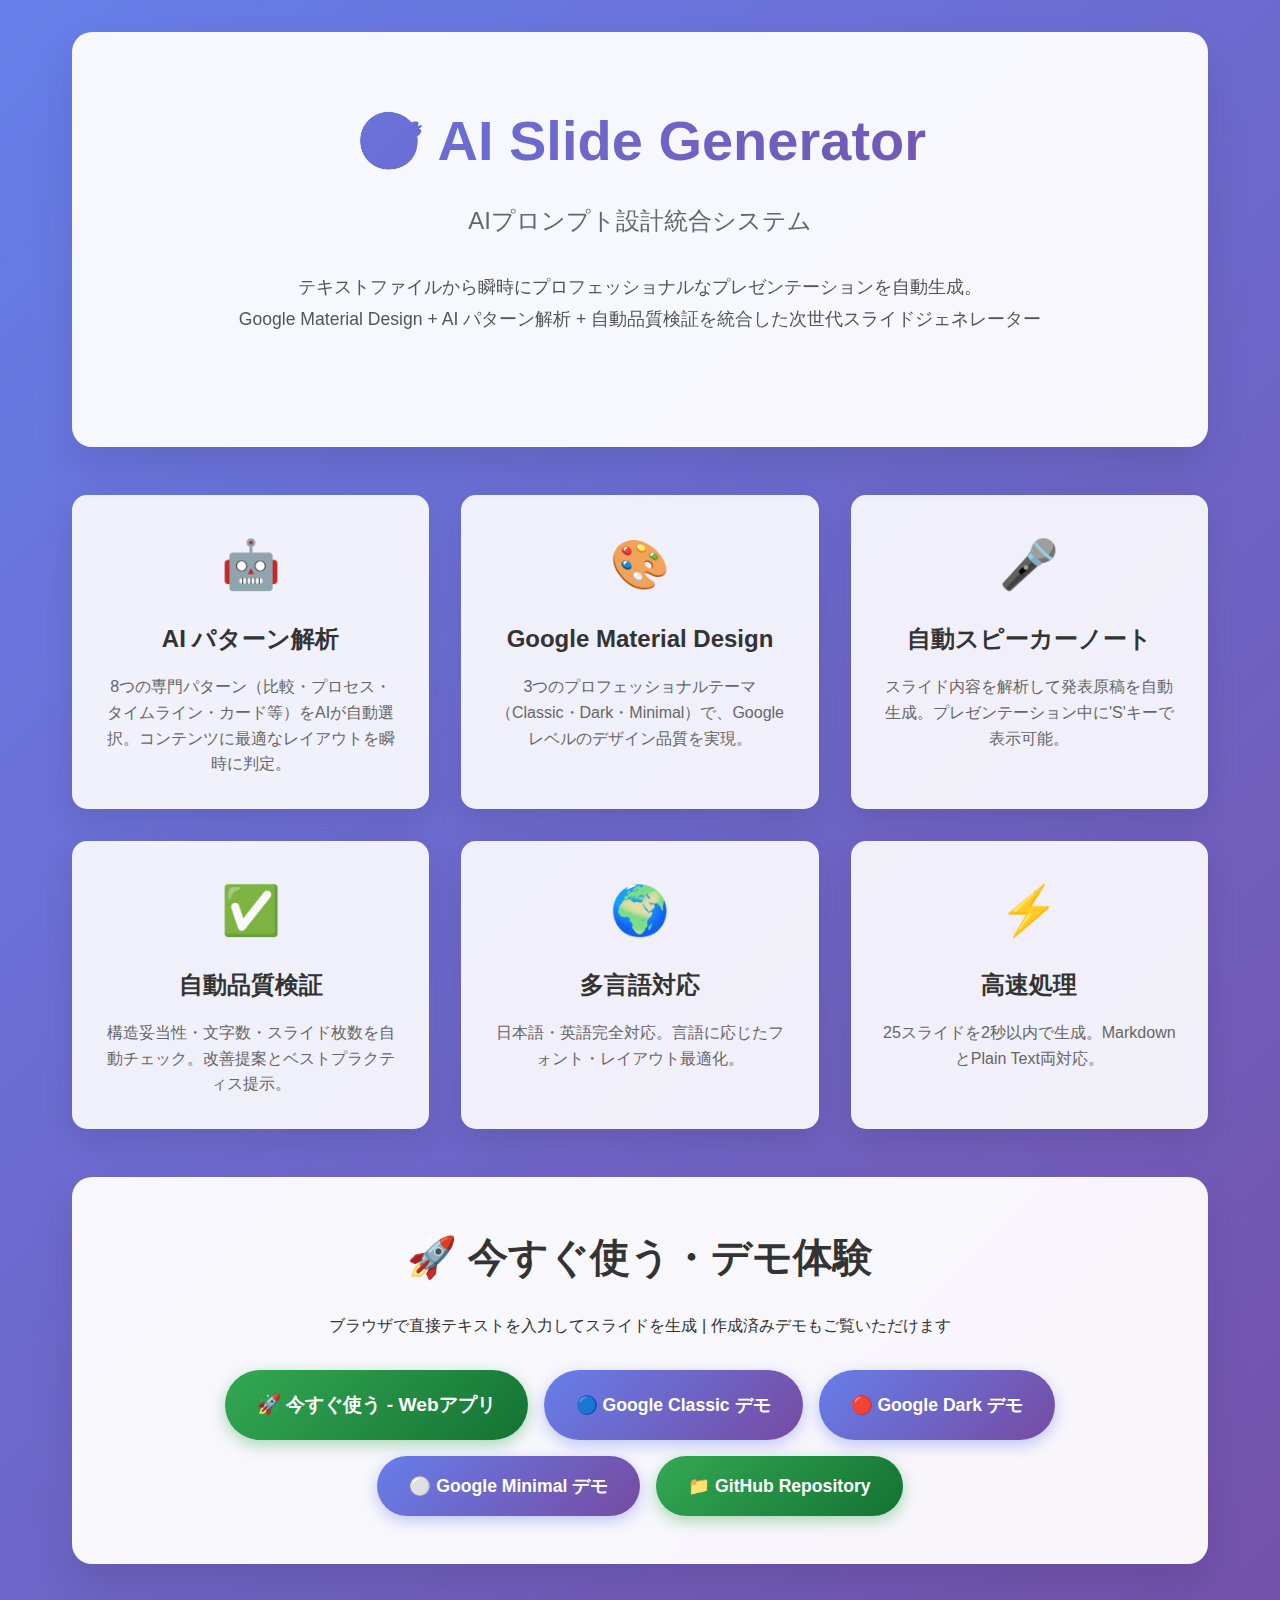
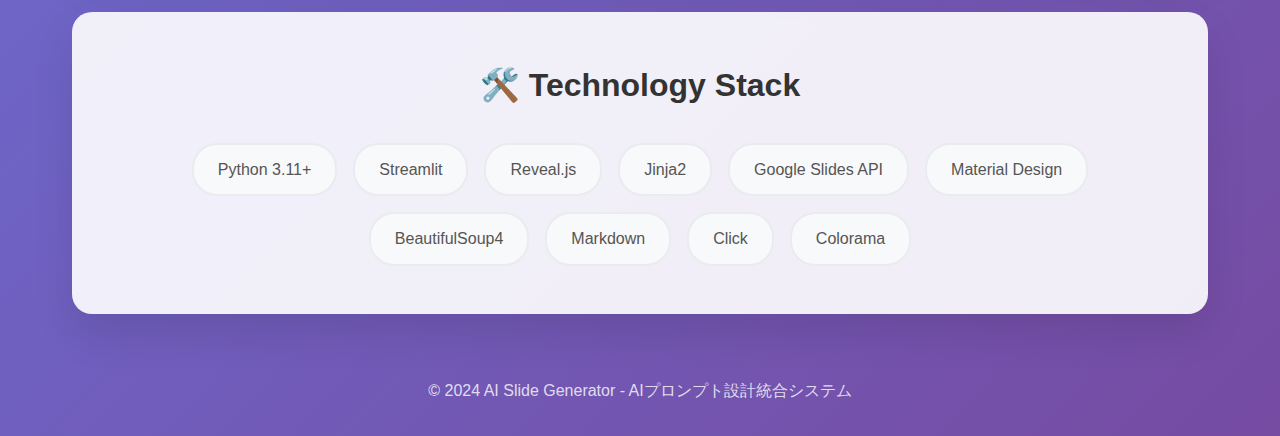
<file: index.html>
<!DOCTYPE html>
<html>
<head>
    <meta charset="UTF-8">
    <meta http-equiv="refresh" content="0; url=docs/index.html">
    <title>AI Slide Generator - Redirecting...</title>
</head>
<body>
    <p>Redirecting to <a href="docs/index.html">AI Slide Generator</a>...</p>
    <script>
        window.location.href = "docs/index.html";
    </script>
</body>
</html>
</file>
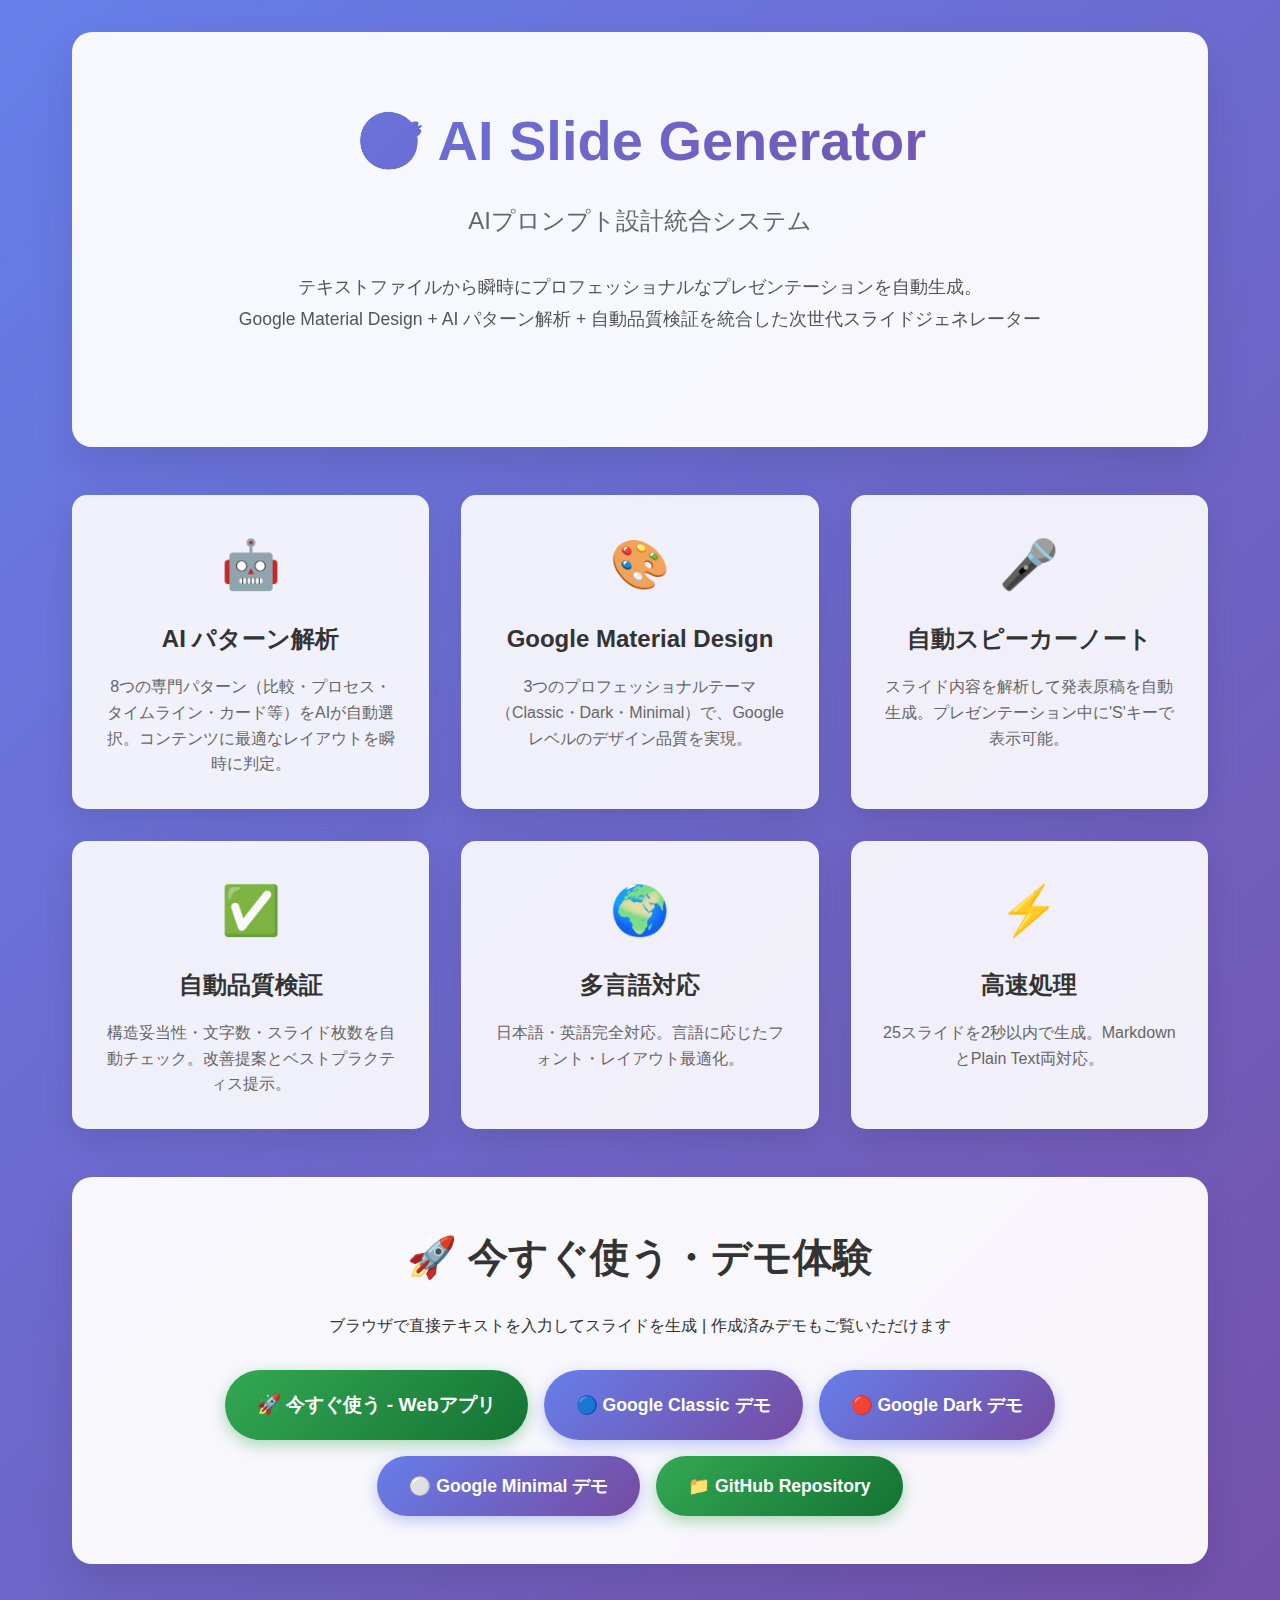
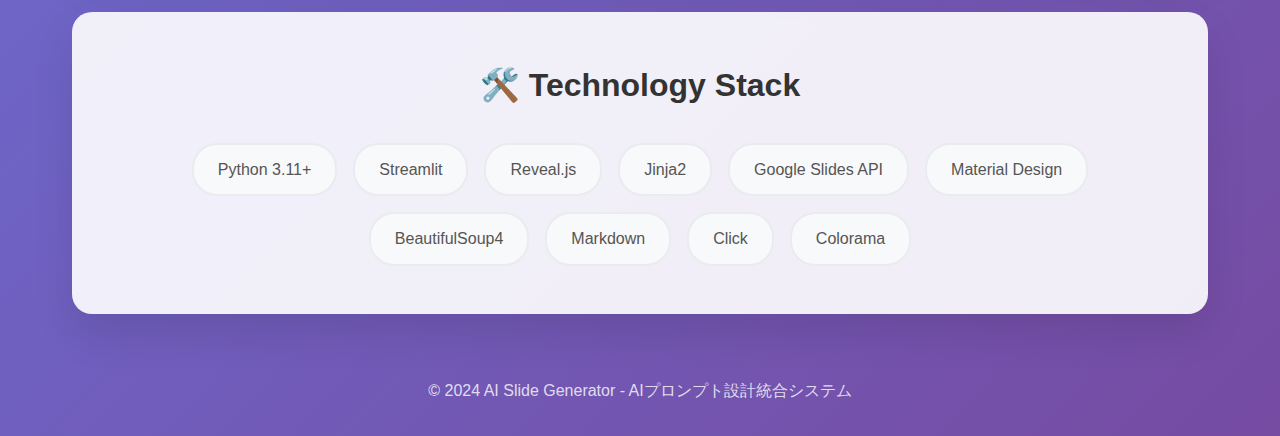
<file: docs/index.html>
<!DOCTYPE html>
<html lang="ja">
<head>
    <meta charset="UTF-8">
    <meta name="viewport" content="width=device-width, initial-scale=1.0">
    <title>AI Slide Generator - AIプロンプト設計統合</title>
    <style>
        * {
            margin: 0;
            padding: 0;
            box-sizing: border-box;
        }
        
        body {
            font-family: 'Google Sans', 'Roboto', -apple-system, BlinkMacSystemFont, sans-serif;
            line-height: 1.6;
            color: #333;
            background: linear-gradient(135deg, #667eea 0%, #764ba2 100%);
            min-height: 100vh;
        }
        
        .container {
            max-width: 1200px;
            margin: 0 auto;
            padding: 2rem;
        }
        
        .hero {
            text-align: center;
            background: rgba(255, 255, 255, 0.95);
            border-radius: 20px;
            padding: 4rem 2rem;
            margin-bottom: 3rem;
            box-shadow: 0 20px 40px rgba(0, 0, 0, 0.1);
            backdrop-filter: blur(10px);
        }
        
        .hero h1 {
            font-size: 3.5rem;
            font-weight: 700;
            margin-bottom: 1rem;
            background: linear-gradient(135deg, #667eea, #764ba2);
            -webkit-background-clip: text;
            -webkit-text-fill-color: transparent;
            background-clip: text;
        }
        
        .hero .subtitle {
            font-size: 1.5rem;
            color: #666;
            margin-bottom: 2rem;
            font-weight: 300;
        }
        
        .hero .description {
            font-size: 1.1rem;
            color: #555;
            margin-bottom: 3rem;
            line-height: 1.8;
        }
        
        .features {
            display: grid;
            grid-template-columns: repeat(auto-fit, minmax(300px, 1fr));
            gap: 2rem;
            margin-bottom: 3rem;
        }
        
        .feature {
            background: rgba(255, 255, 255, 0.9);
            padding: 2rem;
            border-radius: 15px;
            text-align: center;
            box-shadow: 0 10px 30px rgba(0, 0, 0, 0.1);
            transition: transform 0.3s ease, box-shadow 0.3s ease;
        }
        
        .feature:hover {
            transform: translateY(-5px);
            box-shadow: 0 20px 40px rgba(0, 0, 0, 0.15);
        }
        
        .feature .icon {
            font-size: 3rem;
            margin-bottom: 1rem;
        }
        
        .feature h3 {
            font-size: 1.5rem;
            margin-bottom: 1rem;
            color: #333;
        }
        
        .feature p {
            color: #666;
            line-height: 1.6;
        }
        
        .demo-section {
            background: rgba(255, 255, 255, 0.95);
            padding: 3rem;
            border-radius: 20px;
            text-align: center;
            box-shadow: 0 20px 40px rgba(0, 0, 0, 0.1);
            margin-bottom: 3rem;
        }
        
        .demo-section h2 {
            font-size: 2.5rem;
            margin-bottom: 1.5rem;
            color: #333;
        }
        
        .demo-buttons {
            display: flex;
            flex-wrap: wrap;
            gap: 1rem;
            justify-content: center;
            margin-top: 2rem;
        }
        
        .btn {
            display: inline-flex;
            align-items: center;
            padding: 1rem 2rem;
            background: linear-gradient(135deg, #667eea, #764ba2);
            color: white;
            text-decoration: none;
            border-radius: 50px;
            font-weight: 600;
            font-size: 1.1rem;
            transition: all 0.3s ease;
            box-shadow: 0 5px 15px rgba(102, 126, 234, 0.4);
        }
        
        .btn:hover {
            transform: translateY(-3px);
            box-shadow: 0 10px 25px rgba(102, 126, 234, 0.6);
        }
        
        .btn.secondary {
            background: linear-gradient(135deg, #34a853, #137333);
            box-shadow: 0 5px 15px rgba(52, 168, 83, 0.4);
        }
        
        .btn.secondary:hover {
            box-shadow: 0 10px 25px rgba(52, 168, 83, 0.6);
        }
        
        .tech-stack {
            background: rgba(255, 255, 255, 0.9);
            padding: 3rem;
            border-radius: 20px;
            text-align: center;
            box-shadow: 0 20px 40px rgba(0, 0, 0, 0.1);
        }
        
        .tech-stack h2 {
            font-size: 2rem;
            margin-bottom: 2rem;
            color: #333;
        }
        
        .tech-grid {
            display: flex;
            flex-wrap: wrap;
            gap: 1rem;
            justify-content: center;
        }
        
        .tech-item {
            background: #f8f9fa;
            padding: 0.75rem 1.5rem;
            border-radius: 25px;
            font-weight: 500;
            color: #555;
            border: 2px solid #e9ecef;
            transition: all 0.3s ease;
        }
        
        .tech-item:hover {
            background: #667eea;
            color: white;
            border-color: #667eea;
            transform: translateY(-2px);
        }
        
        .footer {
            text-align: center;
            padding: 2rem;
            color: rgba(255, 255, 255, 0.8);
        }
        
        @media (max-width: 768px) {
            .hero h1 {
                font-size: 2.5rem;
            }
            
            .hero .subtitle {
                font-size: 1.2rem;
            }
            
            .container {
                padding: 1rem;
            }
            
            .hero {
                padding: 2rem 1rem;
            }
        }
    </style>
</head>
<body>
    <div class="container">
        <section class="hero">
            <h1>🎯 AI Slide Generator</h1>
            <p class="subtitle">AIプロンプト設計統合システム</p>
            <p class="description">
                テキストファイルから瞬時にプロフェッショナルなプレゼンテーションを自動生成。<br>
                Google Material Design + AI パターン解析 + 自動品質検証を統合した次世代スライドジェネレーター
            </p>
        </section>

        <section class="features">
            <div class="feature">
                <div class="icon">🤖</div>
                <h3>AI パターン解析</h3>
                <p>8つの専門パターン（比較・プロセス・タイムライン・カード等）をAIが自動選択。コンテンツに最適なレイアウトを瞬時に判定。</p>
            </div>
            <div class="feature">
                <div class="icon">🎨</div>
                <h3>Google Material Design</h3>
                <p>3つのプロフェッショナルテーマ（Classic・Dark・Minimal）で、Googleレベルのデザイン品質を実現。</p>
            </div>
            <div class="feature">
                <div class="icon">🎤</div>
                <h3>自動スピーカーノート</h3>
                <p>スライド内容を解析して発表原稿を自動生成。プレゼンテーション中に'S'キーで表示可能。</p>
            </div>
            <div class="feature">
                <div class="icon">✅</div>
                <h3>自動品質検証</h3>
                <p>構造妥当性・文字数・スライド枚数を自動チェック。改善提案とベストプラクティス提示。</p>
            </div>
            <div class="feature">
                <div class="icon">🌍</div>
                <h3>多言語対応</h3>
                <p>日本語・英語完全対応。言語に応じたフォント・レイアウト最適化。</p>
            </div>
            <div class="feature">
                <div class="icon">⚡</div>
                <h3>高速処理</h3>
                <p>25スライドを2秒以内で生成。MarkdownとPlain Text両対応。</p>
            </div>
        </section>

        <section class="demo-section">
            <h2>🚀 今すぐ使う・デモ体験</h2>
            <p>ブラウザで直接テキストを入力してスライドを生成 | 作成済みデモもご覧いただけます</p>
            
            <div class="demo-buttons">
                <a href="app.html" class="btn" style="background: linear-gradient(135deg, #34a853, #137333); box-shadow: 0 5px 15px rgba(52, 168, 83, 0.4); font-size: 1.2rem; padding: 1.2rem 2rem;">
                    🚀 今すぐ使う - Webアプリ
                </a>
                <a href="demo-google-classic.html" class="btn">
                    🔵 Google Classic デモ
                </a>
                <a href="demo-google-dark.html" class="btn">
                    🔴 Google Dark デモ
                </a>
                <a href="demo-google-minimal.html" class="btn">
                    ⚪ Google Minimal デモ
                </a>
                <a href="https://github.com/daideguchi/ai-slide-generator" class="btn secondary">
                    📁 GitHub Repository
                </a>
            </div>
        </section>

        <section class="tech-stack">
            <h2>🛠️ Technology Stack</h2>
            <div class="tech-grid">
                <span class="tech-item">Python 3.11+</span>
                <span class="tech-item">Streamlit</span>
                <span class="tech-item">Reveal.js</span>
                <span class="tech-item">Jinja2</span>
                <span class="tech-item">Google Slides API</span>
                <span class="tech-item">Material Design</span>
                <span class="tech-item">BeautifulSoup4</span>
                <span class="tech-item">Markdown</span>
                <span class="tech-item">Click</span>
                <span class="tech-item">Colorama</span>
            </div>
        </section>
    </div>
    
    <footer class="footer">
        <p>© 2024 AI Slide Generator - AIプロンプト設計統合システム</p>
    </footer>
</body>
</html>
</file>
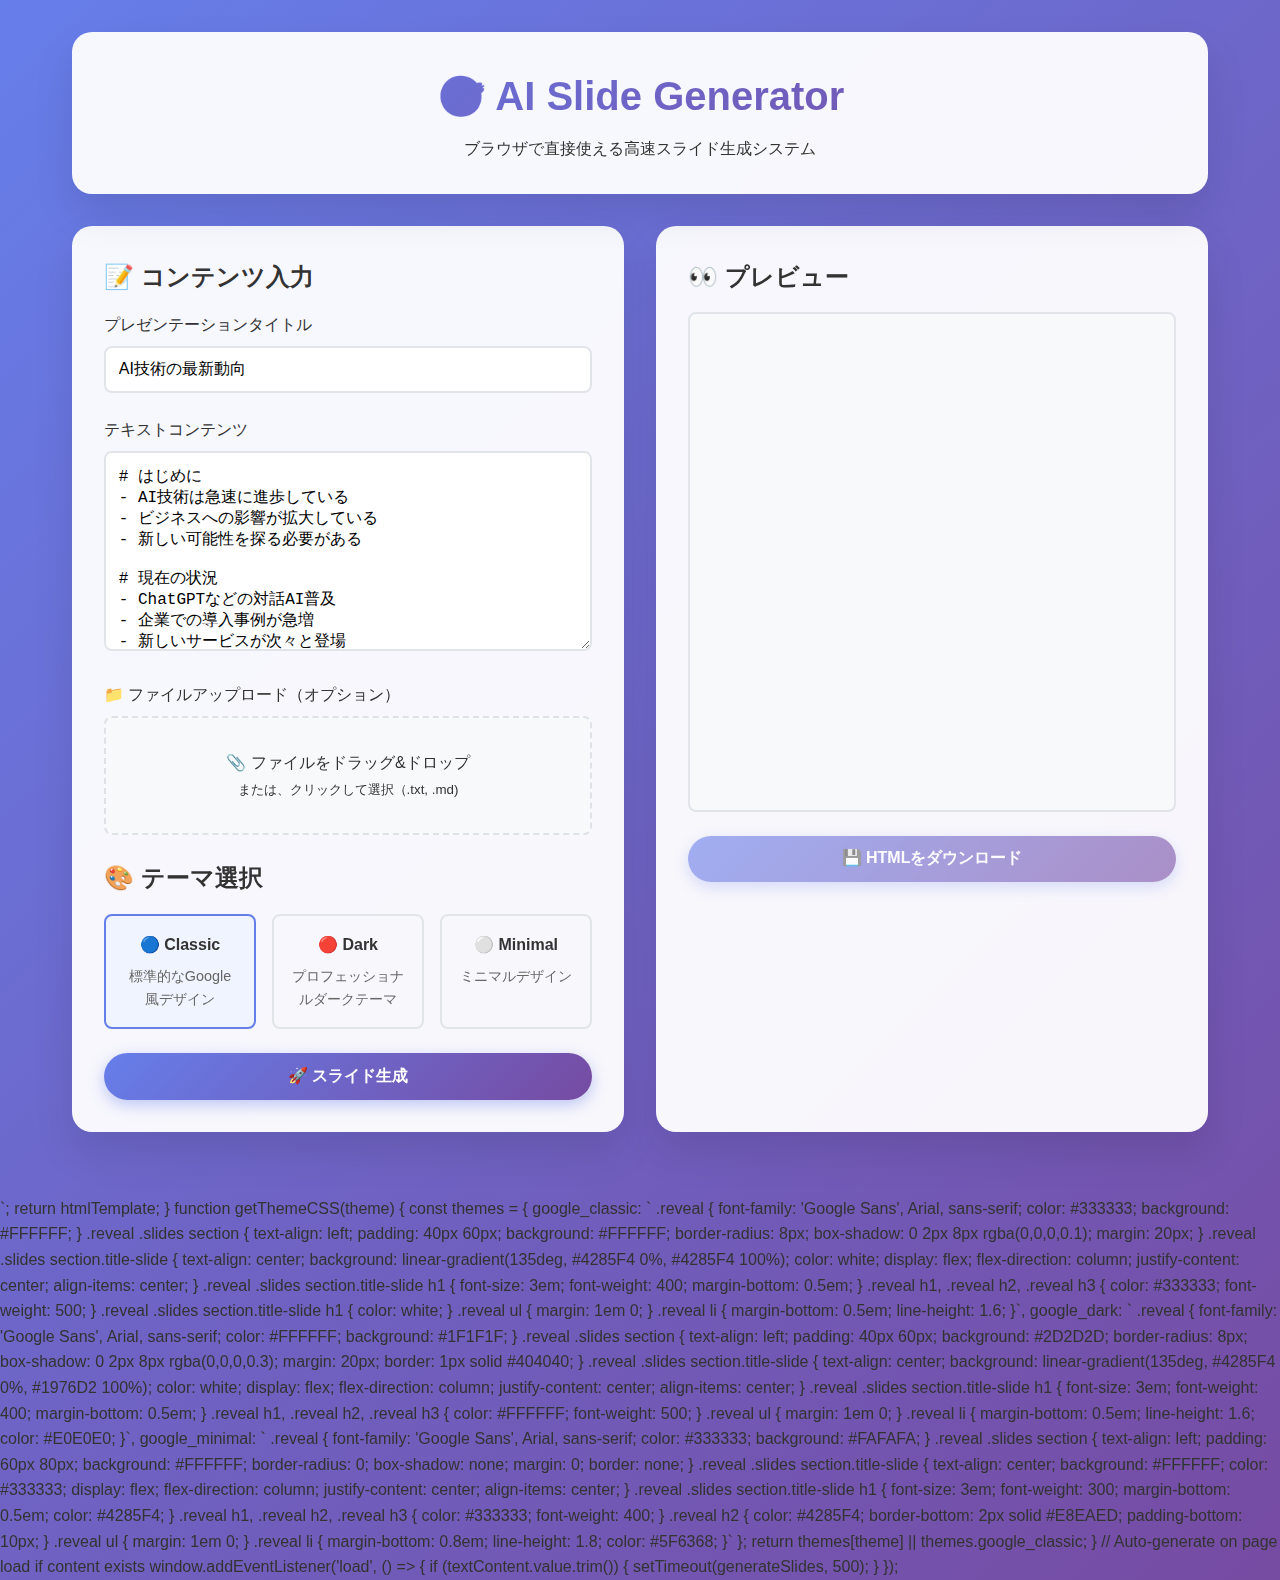
<file: docs/app.html>
<!DOCTYPE html>
<html lang="ja">
<head>
    <meta charset="UTF-8">
    <meta name="viewport" content="width=device-width, initial-scale=1.0">
    <title>AI Slide Generator - Web App</title>
    <style>
        * {
            margin: 0;
            padding: 0;
            box-sizing: border-box;
        }
        
        body {
            font-family: 'Google Sans', 'Roboto', -apple-system, BlinkMacSystemFont, sans-serif;
            line-height: 1.6;
            color: #333;
            background: linear-gradient(135deg, #667eea 0%, #764ba2 100%);
            min-height: 100vh;
        }
        
        .container {
            max-width: 1200px;
            margin: 0 auto;
            padding: 2rem;
        }
        
        .header {
            text-align: center;
            background: rgba(255, 255, 255, 0.95);
            border-radius: 20px;
            padding: 2rem;
            margin-bottom: 2rem;
            box-shadow: 0 20px 40px rgba(0, 0, 0, 0.1);
            backdrop-filter: blur(10px);
        }
        
        .header h1 {
            font-size: 2.5rem;
            font-weight: 700;
            margin-bottom: 0.5rem;
            background: linear-gradient(135deg, #667eea, #764ba2);
            -webkit-background-clip: text;
            -webkit-text-fill-color: transparent;
            background-clip: text;
        }
        
        .main-content {
            display: grid;
            grid-template-columns: 1fr 1fr;
            gap: 2rem;
            margin-bottom: 2rem;
        }
        
        .input-panel {
            background: rgba(255, 255, 255, 0.95);
            padding: 2rem;
            border-radius: 20px;
            box-shadow: 0 20px 40px rgba(0, 0, 0, 0.1);
        }
        
        .output-panel {
            background: rgba(255, 255, 255, 0.95);
            padding: 2rem;
            border-radius: 20px;
            box-shadow: 0 20px 40px rgba(0, 0, 0, 0.1);
        }
        
        .section-title {
            font-size: 1.5rem;
            font-weight: 600;
            margin-bottom: 1rem;
            color: #333;
        }
        
        .form-group {
            margin-bottom: 1.5rem;
        }
        
        label {
            display: block;
            margin-bottom: 0.5rem;
            font-weight: 500;
            color: #333;
        }
        
        input[type="text"], textarea, select {
            width: 100%;
            padding: 0.8rem;
            border: 2px solid #e1e5e9;
            border-radius: 8px;
            font-size: 1rem;
            transition: border-color 0.3s ease;
        }
        
        input[type="text"]:focus, textarea:focus, select:focus {
            outline: none;
            border-color: #667eea;
        }
        
        textarea {
            resize: vertical;
            min-height: 200px;
            font-family: 'Courier New', monospace;
        }
        
        .file-input-wrapper {
            position: relative;
            display: inline-block;
            cursor: pointer;
            background: #f8f9fa;
            border: 2px dashed #dee2e6;
            border-radius: 8px;
            padding: 2rem;
            text-align: center;
            width: 100%;
            transition: all 0.3s ease;
        }
        
        .file-input-wrapper:hover {
            background: #e9ecef;
            border-color: #667eea;
        }
        
        .file-input-wrapper input[type="file"] {
            position: absolute;
            left: -9999px;
        }
        
        .btn {
            display: inline-flex;
            align-items: center;
            justify-content: center;
            padding: 0.8rem 1.5rem;
            background: linear-gradient(135deg, #667eea, #764ba2);
            color: white;
            text-decoration: none;
            border: none;
            border-radius: 25px;
            font-weight: 600;
            font-size: 1rem;
            cursor: pointer;
            transition: all 0.3s ease;
            box-shadow: 0 5px 15px rgba(102, 126, 234, 0.4);
            width: 100%;
        }
        
        .btn:hover {
            transform: translateY(-2px);
            box-shadow: 0 10px 25px rgba(102, 126, 234, 0.6);
        }
        
        .btn:disabled {
            opacity: 0.6;
            cursor: not-allowed;
            transform: none;
        }
        
        .theme-selector {
            display: grid;
            grid-template-columns: repeat(3, 1fr);
            gap: 1rem;
            margin-bottom: 1.5rem;
        }
        
        .theme-option {
            padding: 1rem;
            border: 2px solid #e1e5e9;
            border-radius: 8px;
            cursor: pointer;
            text-align: center;
            transition: all 0.3s ease;
        }
        
        .theme-option:hover {
            border-color: #667eea;
        }
        
        .theme-option.active {
            border-color: #667eea;
            background: #f0f4ff;
        }
        
        .theme-option h4 {
            margin-bottom: 0.5rem;
            color: #333;
        }
        
        .theme-option p {
            font-size: 0.9rem;
            color: #666;
        }
        
        .preview-frame {
            width: 100%;
            height: 500px;
            border: 2px solid #e1e5e9;
            border-radius: 8px;
            background: #f8f9fa;
        }
        
        .status-indicator {
            padding: 0.5rem 1rem;
            border-radius: 20px;
            font-size: 0.9rem;
            font-weight: 500;
            margin-bottom: 1rem;
            text-align: center;
        }
        
        .status-success {
            background: #d4edda;
            color: #155724;
            border: 1px solid #c3e6cb;
        }
        
        .status-error {
            background: #f8d7da;
            color: #721c24;
            border: 1px solid #f5c6cb;
        }
        
        .status-processing {
            background: #d1ecf1;
            color: #0c5460;
            border: 1px solid #bee5eb;
        }
        
        .loading-spinner {
            display: inline-block;
            width: 20px;
            height: 20px;
            border: 3px solid #f3f3f3;
            border-top: 3px solid #667eea;
            border-radius: 50%;
            animation: spin 1s linear infinite;
            margin-right: 0.5rem;
        }
        
        @keyframes spin {
            0% { transform: rotate(0deg); }
            100% { transform: rotate(360deg); }
        }
        
        @media (max-width: 768px) {
            .main-content {
                grid-template-columns: 1fr;
            }
            
            .theme-selector {
                grid-template-columns: 1fr;
            }
            
            .header h1 {
                font-size: 2rem;
            }
        }
    </style>
</head>
<body>
    <div class="container">
        <div class="header">
            <h1>🎯 AI Slide Generator</h1>
            <p>ブラウザで直接使える高速スライド生成システム</p>
        </div>
        
        <div class="main-content">
            <div class="input-panel">
                <h2 class="section-title">📝 コンテンツ入力</h2>
                
                <div class="form-group">
                    <label for="presentationTitle">プレゼンテーションタイトル</label>
                    <input type="text" id="presentationTitle" placeholder="例: 新商品発表会" value="AI技術の最新動向">
                </div>
                
                <div class="form-group">
                    <label for="textContent">テキストコンテンツ</label>
                    <textarea id="textContent" placeholder="スライドにしたい内容を入力してください...

例:
# はじめに
- AI技術は急速に進歩している
- ビジネスへの影響が拡大

# 現在の状況
- ChatGPTの普及
- 企業での導入事例増加
- 新しいサービスの登場"># はじめに
- AI技術は急速に進歩している
- ビジネスへの影響が拡大している
- 新しい可能性を探る必要がある

# 現在の状況
- ChatGPTなどの対話AI普及
- 企業での導入事例が急増
- 新しいサービスが次々と登場

# 技術的な特徴
- 大規模言語モデル（LLM）
- 自然言語処理の向上
- マルチモーダル対応

# ビジネス活用事例
- カスタマーサービス自動化
- コンテンツ作成支援
- データ分析と洞察抽出

# 今後の展望
- さらなる技術革新
- 産業全体への影響拡大
- 新しい働き方の創出</textarea>
                </div>
                
                <div class="form-group">
                    <label>📁 ファイルアップロード（オプション）</label>
                    <div class="file-input-wrapper" id="fileInputWrapper">
                        <input type="file" id="fileInput" accept=".txt,.md" multiple>
                        <div>
                            <span>📎 ファイルをドラッグ&ドロップ</span><br>
                            <small>または、クリックして選択（.txt, .md)</small>
                        </div>
                    </div>
                </div>
                
                <h3 class="section-title">🎨 テーマ選択</h3>
                <div class="theme-selector">
                    <div class="theme-option active" data-theme="google_classic">
                        <h4>🔵 Classic</h4>
                        <p>標準的なGoogle風デザイン</p>
                    </div>
                    <div class="theme-option" data-theme="google_dark">
                        <h4>🔴 Dark</h4>
                        <p>プロフェッショナルダークテーマ</p>
                    </div>
                    <div class="theme-option" data-theme="google_minimal">
                        <h4>⚪ Minimal</h4>
                        <p>ミニマルデザイン</p>
                    </div>
                </div>
                
                <button class="btn" id="generateBtn">
                    🚀 スライド生成
                </button>
            </div>
            
            <div class="output-panel">
                <h2 class="section-title">👀 プレビュー</h2>
                
                <div id="statusIndicator" class="status-indicator" style="display: none;">
                    ステータス
                </div>
                
                <iframe id="previewFrame" class="preview-frame" src="about:blank"></iframe>
                
                <div style="margin-top: 1rem;">
                    <button class="btn" id="downloadBtn" disabled>
                        💾 HTMLをダウンロード
                    </button>
                </div>
            </div>
        </div>
    </div>
    
    <script>
        // Global variables
        let currentTheme = 'google_classic';
        let generatedHtml = null;
        
        // DOM elements
        const textContent = document.getElementById('textContent');
        const presentationTitle = document.getElementById('presentationTitle');
        const fileInput = document.getElementById('fileInput');
        const fileInputWrapper = document.getElementById('fileInputWrapper');
        const generateBtn = document.getElementById('generateBtn');
        const downloadBtn = document.getElementById('downloadBtn');
        const previewFrame = document.getElementById('previewFrame');
        const statusIndicator = document.getElementById('statusIndicator');
        const themeOptions = document.querySelectorAll('.theme-option');
        
        // Theme selection
        themeOptions.forEach(option => {
            option.addEventListener('click', () => {
                themeOptions.forEach(o => o.classList.remove('active'));
                option.classList.add('active');
                currentTheme = option.dataset.theme;
                
                // Re-generate if content exists
                if (generatedHtml) {
                    generateSlides();
                }
            });
        });
        
        // File input handling
        fileInputWrapper.addEventListener('click', () => fileInput.click());
        fileInputWrapper.addEventListener('dragover', (e) => {
            e.preventDefault();
            fileInputWrapper.style.background = '#e9ecef';
        });
        fileInputWrapper.addEventListener('dragleave', () => {
            fileInputWrapper.style.background = '#f8f9fa';
        });
        fileInputWrapper.addEventListener('drop', (e) => {
            e.preventDefault();
            fileInputWrapper.style.background = '#f8f9fa';
            fileInput.files = e.dataTransfer.files;
            handleFileInput();
        });
        
        fileInput.addEventListener('change', handleFileInput);
        
        function handleFileInput() {
            const files = fileInput.files;
            if (files.length > 0) {
                const file = files[0];
                const reader = new FileReader();
                reader.onload = (e) => {
                    textContent.value = e.target.result;
                };
                reader.readAsText(file);
            }
        }
        
        // Generate slides
        generateBtn.addEventListener('click', generateSlides);
        
        function generateSlides() {
            const title = presentationTitle.value || 'AI Generated Presentation';
            const content = textContent.value.trim();
            
            if (!content) {
                showStatus('error', 'テキストコンテンツを入力してください');
                return;
            }
            
            showStatus('processing', 'スライドを生成中...');
            generateBtn.disabled = true;
            
            // Simulate processing time
            setTimeout(() => {
                try {
                    const slides = parseTextToSlides(content);
                    generatedHtml = generateHtmlPresentation(title, slides, currentTheme);
                    
                    // Update preview
                    const blob = new Blob([generatedHtml], { type: 'text/html' });
                    const url = URL.createObjectURL(blob);
                    previewFrame.src = url;
                    
                    showStatus('success', `${slides.length}枚のスライドを生成しました`);
                    downloadBtn.disabled = false;
                    generateBtn.disabled = false;
                } catch (error) {
                    showStatus('error', 'スライド生成中にエラーが発生しました');
                    generateBtn.disabled = false;
                }
            }, 1500);
        }
        
        // Download functionality
        downloadBtn.addEventListener('click', () => {
            if (generatedHtml) {
                const blob = new Blob([generatedHtml], { type: 'text/html' });
                const url = URL.createObjectURL(blob);
                const a = document.createElement('a');
                a.href = url;
                a.download = `${presentationTitle.value || 'presentation'}.html`;
                document.body.appendChild(a);
                a.click();
                document.body.removeChild(a);
                URL.revokeObjectURL(url);
            }
        });
        
        function showStatus(type, message) {
            statusIndicator.style.display = 'block';
            statusIndicator.className = `status-indicator status-${type}`;
            
            if (type === 'processing') {
                statusIndicator.innerHTML = `<span class="loading-spinner"></span>${message}`;
            } else {
                statusIndicator.textContent = message;
            }
        }
        
        function parseTextToSlides(text) {
            const lines = text.split('\n').map(line => line.trim()).filter(line => line);
            const slides = [];
            let currentSlide = null;
            
            for (const line of lines) {
                if (line.startsWith('# ')) {
                    // New slide with title
                    if (currentSlide) slides.push(currentSlide);
                    currentSlide = {
                        title: line.substring(2).trim(),
                        content: [],
                        type: 'content'
                    };
                } else if (line.startsWith('- ') || line.startsWith('* ')) {
                    // Bullet point
                    if (currentSlide) {
                        currentSlide.content.push(line.substring(2).trim());
                    }
                } else if (line.length > 0) {
                    // Regular content
                    if (!currentSlide) {
                        currentSlide = {
                            title: 'スライド',
                            content: [],
                            type: 'content'
                        };
                    }
                    currentSlide.content.push(line);
                }
            }
            
            if (currentSlide) slides.push(currentSlide);
            
            // If no slides were created, create a default one
            if (slides.length === 0) {
                slides.push({
                    title: 'コンテンツ',
                    content: [text],
                    type: 'content'
                });
            }
            
            return slides;
        }
        
        function generateHtmlPresentation(title, slides, theme) {
            const themeCSS = getThemeCSS(theme);
            const slidesHtml = slides.map((slide, index) => 
                `<section ${index === 0 ? 'class="title-slide"' : ''}>
                    <h${index === 0 ? '1' : '2'}>${slide.title}</h${index === 0 ? '1' : '2'}>
                    ${slide.content.length > 0 ? `
                        <ul>
                            ${slide.content.map(item => `<li>${item}</li>`).join('')}
                        </ul>
                    ` : ''}
                </section>`
            ).join('\\n');
            
            const htmlTemplate = `<!doctype html>
<html lang="ja">
<head>
    <meta charset="utf-8">
    <meta name="viewport" content="width=device-width, initial-scale=1.0, maximum-scale=1.0, user-scalable=no">
    <title>${title}</title>
    
    <link rel="stylesheet" href="https://cdn.jsdelivr.net/npm/reveal.js@4.6.1/dist/reveal.css">
    <link rel="preconnect" href="https://fonts.googleapis.com">
    <link rel="preconnect" href="https://fonts.gstatic.com" crossorigin>
    <link href="https://fonts.googleapis.com/css2?family=Roboto:ital,wght@0,300;0,400;0,500;0,700;1,400&family=Google+Sans:wght@400;500;700&display=swap" rel="stylesheet">
    <link href="https://fonts.googleapis.com/icon?family=Material+Icons" rel="stylesheet">
    
    <style>
        ${themeCSS}
        
        .google-bold {
            font-weight: 700;
            color: var(--google-primary-blue);
        }
        
        .speaker-notes-button {
            position: fixed;
            top: 20px;
            right: 20px;
            z-index: 1000;
            padding: 10px 15px;
            background: rgba(66, 133, 244, 0.9);
            color: white;
            border: none;
            border-radius: 20px;
            cursor: pointer;
            font-size: 14px;
            font-weight: 500;
        }
        
        .speaker-notes-button:hover {
            background: rgba(66, 133, 244, 1);
        }
    </style>
</head>
<body>
    <div class="reveal">
        <div class="slides">
            ${slidesHtml}
        </div>
    </div>
    
    <script src="https://cdn.jsdelivr.net/npm/reveal.js@4.6.1/dist/reveal.js"></script>
    <script>
        Reveal.initialize({
            hash: true,
            controls: true,
            progress: true,
            center: true,
            transition: 'slide',
            keyboard: true,
            overview: true,
            slideNumber: "c/t",
            showSlideNumber: "all",
            fragments: true,
            fragmentInURL: true,
            viewDistance: 3,
            mobileViewDistance: 2
        });
    </script>
</body>
</html>`;
            
            return htmlTemplate;
        }
        
        function getThemeCSS(theme) {
            const themes = {
                google_classic: `
                .reveal {
                    font-family: 'Google Sans', Arial, sans-serif;
                    color: #333333;
                    background: #FFFFFF;
                }
                
                .reveal .slides section {
                    text-align: left;
                    padding: 40px 60px;
                    background: #FFFFFF;
                    border-radius: 8px;
                    box-shadow: 0 2px 8px rgba(0,0,0,0.1);
                    margin: 20px;
                }
                
                .reveal .slides section.title-slide {
                    text-align: center;
                    background: linear-gradient(135deg, #4285F4 0%, #4285F4 100%);
                    color: white;
                    display: flex;
                    flex-direction: column;
                    justify-content: center;
                    align-items: center;
                }
                
                .reveal .slides section.title-slide h1 {
                    font-size: 3em;
                    font-weight: 400;
                    margin-bottom: 0.5em;
                }
                
                .reveal h1, .reveal h2, .reveal h3 {
                    color: #333333;
                    font-weight: 500;
                }
                
                .reveal .slides section.title-slide h1 {
                    color: white;
                }
                
                .reveal ul {
                    margin: 1em 0;
                }
                
                .reveal li {
                    margin-bottom: 0.5em;
                    line-height: 1.6;
                }`,
                
                google_dark: `
                .reveal {
                    font-family: 'Google Sans', Arial, sans-serif;
                    color: #FFFFFF;
                    background: #1F1F1F;
                }
                
                .reveal .slides section {
                    text-align: left;
                    padding: 40px 60px;
                    background: #2D2D2D;
                    border-radius: 8px;
                    box-shadow: 0 2px 8px rgba(0,0,0,0.3);
                    margin: 20px;
                    border: 1px solid #404040;
                }
                
                .reveal .slides section.title-slide {
                    text-align: center;
                    background: linear-gradient(135deg, #4285F4 0%, #1976D2 100%);
                    color: white;
                    display: flex;
                    flex-direction: column;
                    justify-content: center;
                    align-items: center;
                }
                
                .reveal .slides section.title-slide h1 {
                    font-size: 3em;
                    font-weight: 400;
                    margin-bottom: 0.5em;
                }
                
                .reveal h1, .reveal h2, .reveal h3 {
                    color: #FFFFFF;
                    font-weight: 500;
                }
                
                .reveal ul {
                    margin: 1em 0;
                }
                
                .reveal li {
                    margin-bottom: 0.5em;
                    line-height: 1.6;
                    color: #E0E0E0;
                }`,
                
                google_minimal: `
                .reveal {
                    font-family: 'Google Sans', Arial, sans-serif;
                    color: #333333;
                    background: #FAFAFA;
                }
                
                .reveal .slides section {
                    text-align: left;
                    padding: 60px 80px;
                    background: #FFFFFF;
                    border-radius: 0;
                    box-shadow: none;
                    margin: 0;
                    border: none;
                }
                
                .reveal .slides section.title-slide {
                    text-align: center;
                    background: #FFFFFF;
                    color: #333333;
                    display: flex;
                    flex-direction: column;
                    justify-content: center;
                    align-items: center;
                }
                
                .reveal .slides section.title-slide h1 {
                    font-size: 3em;
                    font-weight: 300;
                    margin-bottom: 0.5em;
                    color: #4285F4;
                }
                
                .reveal h1, .reveal h2, .reveal h3 {
                    color: #333333;
                    font-weight: 400;
                }
                
                .reveal h2 {
                    color: #4285F4;
                    border-bottom: 2px solid #E8EAED;
                    padding-bottom: 10px;
                }
                
                .reveal ul {
                    margin: 1em 0;
                }
                
                .reveal li {
                    margin-bottom: 0.8em;
                    line-height: 1.8;
                    color: #5F6368;
                }`
            };
            
            return themes[theme] || themes.google_classic;
        }
        
        // Auto-generate on page load if content exists
        window.addEventListener('load', () => {
            if (textContent.value.trim()) {
                setTimeout(generateSlides, 500);
            }
        });
    </script>
</body>
</html>
</file>
